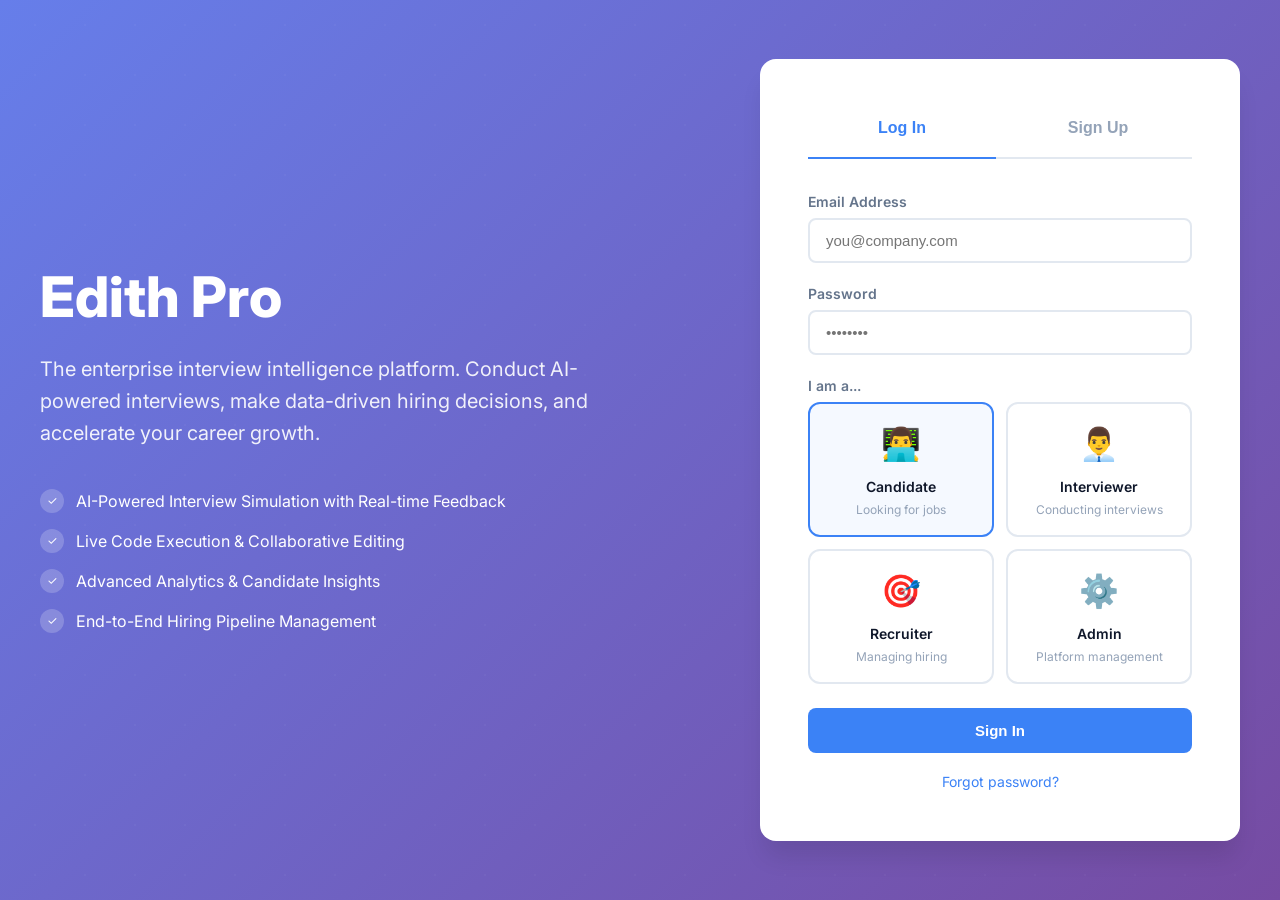
<file: index.html>
<!DOCTYPE html>
<html lang="en">
<head>
    <meta charset="UTF-8">
    <meta name="viewport" content="width=device-width, initial-scale=1.0">
    <title>Edith Pro - Enterprise Interview Intelligence Platform</title>
    <link rel="stylesheet" href="css/style.css">
</head>
<body>
    <div id="app"></div>
    <div id="toast-container"></div>
    <div id="modal-container"></div>

    <script src="js/app.js"></script>
</body>
</html>
</file>
<file: css/style.css>
@import url('https://fonts.googleapis.com/css2?family=Inter:wght@300;400;500;600;700;800;900&family=JetBrains+Mono:wght@400;500;600&display=swap');

:root {
    --bg-primary: #ffffff;
    --bg-secondary: #f8fafc;
    --bg-tertiary: #f1f5f9;
    --bg-elevated: #ffffff;
    
    --text-primary: #0f172a;
    --text-secondary: #64748b;
    --text-tertiary: #94a3b8;
    --text-inverse: #ffffff;
    
    --border-primary: #e2e8f0;
    --border-secondary: #cbd5e1;
    
    --accent-blue: #3b82f6;
    --accent-blue-dark: #2563eb;
    --accent-indigo: #6366f1;
    --accent-purple: #8b5cf6;
    --accent-green: #10b981;
    --accent-orange: #f59e0b;
    --accent-red: #ef4444;
    --accent-pink: #ec4899;
    
    --shadow-sm: 0 1px 2px 0 rgb(0 0 0 / 0.05);
    --shadow-md: 0 4px 6px -1px rgb(0 0 0 / 0.1);
    --shadow-lg: 0 10px 15px -3px rgb(0 0 0 / 0.1);
    --shadow-xl: 0 20px 25px -5px rgb(0 0 0 / 0.1);
    
    --radius-sm: 6px;
    --radius-md: 8px;
    --radius-lg: 12px;
    --radius-xl: 16px;
    --radius-full: 9999px;
    
    --font-sans: 'Inter', -apple-system, BlinkMacSystemFont, sans-serif;
    --font-mono: 'JetBrains Mono', Monaco, Consolas, monospace;
    
    --sidebar-width: 280px;
    --header-height: 64px;
}

[data-theme="dark"] {
    --bg-primary: #0f172a;
    --bg-secondary: #1e293b;
    --bg-tertiary: #334155;
    --bg-elevated: #1e293b;
    
    --text-primary: #f8fafc;
    --text-secondary: #cbd5e1;
    --text-tertiary: #64748b;
    --text-inverse: #0f172a;
    
    --border-primary: #334155;
    --border-secondary: #475569;
    
    --shadow-sm: 0 1px 2px 0 rgb(0 0 0 / 0.3);
    --shadow-md: 0 4px 6px -1px rgb(0 0 0 / 0.4);
    --shadow-lg: 0 10px 15px -3px rgb(0 0 0 / 0.4);
}

* { margin: 0; padding: 0; box-sizing: border-box; }

html { scroll-behavior: smooth; }

body {
    font-family: var(--font-sans);
    background: var(--bg-secondary);
    color: var(--text-primary);
    line-height: 1.5;
    -webkit-font-smoothing: antialiased;
    overflow-x: hidden;
}

.hidden { display: none !important; }
.flex { display: flex; }
.flex-col { flex-direction: column; }
.items-center { align-items: center; }
.justify-center { justify-content: center; }
.justify-between { justify-content: space-between; }
.gap-2 { gap: 8px; }
.gap-4 { gap: 16px; }
.gap-6 { gap: 24px; }
.w-full { width: 100%; }
.h-full { height: 100%; }
.text-center { text-align: center; }
.relative { position: relative; }
.absolute { position: absolute; }
.fixed { position: fixed; }

@keyframes fadeIn { from { opacity: 0; transform: translateY(10px); } to { opacity: 1; transform: translateY(0); } }
@keyframes slideInLeft { from { transform: translateX(-100%); } to { transform: translateX(0); } }
@keyframes slideInRight { from { transform: translateX(100%); opacity: 0; } to { transform: translateX(0); opacity: 1; } }
@keyframes pulse { 0%, 100% { opacity: 1; } 50% { opacity: 0.5; } }
@keyframes spin { from { transform: rotate(0deg); } to { transform: rotate(360deg); } }
@keyframes bounce { 0%, 100% { transform: translateY(0); } 50% { transform: translateY(-5px); } }
@keyframes shimmer { 0% { background-position: -1000px 0; } 100% { background-position: 1000px 0; } }
@keyframes typewriter { from { width: 0; } to { width: 100%; } }

.animate-fade-in { animation: fadeIn 0.3s ease-out; }
.animate-slide-in-left { animation: slideInLeft 0.3s ease-out; }
.animate-slide-in-right { animation: slideInRight 0.3s ease-out; }
.animate-pulse { animation: pulse 2s cubic-bezier(0.4, 0, 0.6, 1) infinite; }

.skeleton {
    background: linear-gradient(90deg, var(--bg-tertiary) 25%, var(--bg-secondary) 50%, var(--bg-tertiary) 75%);
    background-size: 1000px 100%;
    animation: shimmer 2s infinite;
    border-radius: var(--radius-md);
}

#toast-container {
    position: fixed;
    top: 20px;
    right: 20px;
    z-index: 9999;
    display: flex;
    flex-direction: column;
    gap: 12px;
    max-width: 400px;
}

.toast {
    background: var(--bg-elevated);
    color: var(--text-primary);
    padding: 16px 20px;
    border-radius: var(--radius-lg);
    box-shadow: var(--shadow-xl);
    border-left: 4px solid var(--accent-blue);
    display: flex;
    align-items: center;
    gap: 12px;
    animation: slideInRight 0.3s ease-out;
    cursor: pointer;
}
.toast.success { border-left-color: var(--accent-green); }
.toast.error { border-left-color: var(--accent-red); }
.toast.warning { border-left-color: var(--accent-orange); }

.auth-page {
    min-height: 100vh;
    display: flex;
    background: linear-gradient(135deg, #667eea 0%, #764ba2 100%);
    position: relative;
    overflow: hidden;
}

.auth-page::before {
    content: '';
    position: absolute;
    top: -50%;
    left: -50%;
    width: 200%;
    height: 200%;
    background: radial-gradient(circle, rgba(255,255,255,0.1) 1px, transparent 1px);
    background-size: 50px 50px;
    opacity: 0.3;
    animation: moveGrid 20s linear infinite;
}

@keyframes moveGrid {
    0% { transform: translate(0, 0); }
    100% { transform: translate(50px, 50px); }
}

.auth-container {
    width: 100%;
    max-width: 1400px;
    margin: auto;
    display: grid;
    grid-template-columns: 1fr 480px;
    gap: 60px;
    padding: 40px;
    position: relative;
    z-index: 1;
}

@media (max-width: 1024px) {
    .auth-container { grid-template-columns: 1fr; }
    .auth-branding { display: none; }
}

.auth-branding {
    color: white;
    display: flex;
    flex-direction: column;
    justify-content: center;
    padding-right: 60px;
}

.auth-branding h1 {
    font-size: 56px;
    font-weight: 800;
    margin-bottom: 24px;
    line-height: 1.1;
}

.auth-branding p {
    font-size: 20px;
    opacity: 0.9;
    margin-bottom: 40px;
    line-height: 1.6;
}

.feature-list {
    display: flex;
    flex-direction: column;
    gap: 16px;
}

.feature-item {
    display: flex;
    align-items: center;
    gap: 12px;
    font-size: 16px;
}

.feature-icon {
    width: 24px;
    height: 24px;
    background: rgba(255,255,255,0.2);
    border-radius: 50%;
    display: flex;
    align-items: center;
    justify-content: center;
    font-size: 12px;
}

.auth-card {
    background: var(--bg-primary);
    border-radius: var(--radius-xl);
    padding: 48px;
    box-shadow: var(--shadow-xl);
    height: fit-content;
}

.auth-tabs {
    display: flex;
    gap: 8px;
    margin-bottom: 32px;
    border-bottom: 2px solid var(--border-primary);
    padding-bottom: 8px;
}

.auth-tab {
    flex: 1;
    padding: 12px;
    background: none;
    border: none;
    font-size: 16px;
    font-weight: 600;
    color: var(--text-tertiary);
    cursor: pointer;
    position: relative;
    transition: all 0.2s;
}

.auth-tab.active { color: var(--accent-blue); }

.auth-tab.active::after {
    content: '';
    position: absolute;
    bottom: -10px;
    left: 0;
    right: 0;
    height: 2px;
    background: var(--accent-blue);
}

.form-group { margin-bottom: 20px; }

.form-label {
    display: block;
    font-size: 14px;
    font-weight: 600;
    color: var(--text-secondary);
    margin-bottom: 6px;
}

.form-input {
    width: 100%;
    padding: 12px 16px;
    border: 2px solid var(--border-primary);
    border-radius: var(--radius-md);
    font-size: 15px;
    transition: all 0.2s;
    background: var(--bg-primary);
    color: var(--text-primary);
}

.form-input:focus {
    outline: none;
    border-color: var(--accent-blue);
    box-shadow: 0 0 0 4px rgba(59, 130, 246, 0.1);
}

.form-input.error { border-color: var(--accent-red); }

.btn {
    display: inline-flex;
    align-items: center;
    justify-content: center;
    gap: 8px;
    padding: 12px 24px;
    border-radius: var(--radius-md);
    font-weight: 600;
    font-size: 15px;
    cursor: pointer;
    transition: all 0.2s;
    border: none;
    text-decoration: none;
}

.btn-primary {
    background: var(--accent-blue);
    color: white;
    width: 100%;
    padding: 14px;
}

.btn-primary:hover:not(:disabled) {
    background: var(--accent-blue-dark);
    transform: translateY(-1px);
    box-shadow: var(--shadow-md);
}

.btn-primary:disabled {
    opacity: 0.6;
    cursor: not-allowed;
}

.btn-secondary {
    background: var(--bg-tertiary);
    color: var(--text-primary);
}

.btn-secondary:hover { background: var(--border-primary); }

.btn-ghost {
    background: transparent;
    color: var(--text-secondary);
}

.btn-ghost:hover {
    background: var(--bg-secondary);
    color: var(--text-primary);
}

.btn-danger {
    background: var(--accent-red);
    color: white;
}

.btn-danger:hover { background: #dc2626; }

.role-selector {
    display: grid;
    grid-template-columns: 1fr 1fr;
    gap: 12px;
    margin-bottom: 24px;
}

.role-option {
    padding: 16px;
    border: 2px solid var(--border-primary);
    border-radius: var(--radius-lg);
    cursor: pointer;
    text-align: center;
    transition: all 0.2s;
}

.role-option:hover { border-color: var(--accent-blue); background: rgba(59, 130, 246, 0.02); }
.role-option.selected {
    border-color: var(--accent-blue);
    background: rgba(59, 130, 246, 0.05);
}

.role-option .icon { font-size: 32px; margin-bottom: 8px; }
.role-option .label { font-weight: 600; font-size: 14px; }
.role-option .desc { font-size: 12px; color: var(--text-tertiary); margin-top: 4px; }

.app-shell {
    display: flex;
    height: 100vh;
    overflow: hidden;
}

.sidebar {
    width: var(--sidebar-width);
    background: var(--bg-primary);
    border-right: 1px solid var(--border-primary);
    display: flex;
    flex-direction: column;
    flex-shrink: 0;
    transition: transform 0.3s ease;
    z-index: 50;
}

.sidebar-header {
    padding: 20px 24px;
    border-bottom: 1px solid var(--border-primary);
    display: flex;
    align-items: center;
    gap: 12px;
}

.logo {
    font-size: 24px;
    font-weight: 800;
    background: linear-gradient(135deg, var(--accent-blue), var(--accent-purple));
    -webkit-background-clip: text;
    -webkit-text-fill-color: transparent;
    display: flex;
    align-items: center;
    gap: 8px;
}

.sidebar-nav {
    flex: 1;
    overflow-y: auto;
    padding: 16px 12px;
}

.nav-section { margin-bottom: 24px; }

.nav-section-title {
    font-size: 11px;
    font-weight: 700;
    text-transform: uppercase;
    letter-spacing: 0.5px;
    color: var(--text-tertiary);
    padding: 0 12px;
    margin-bottom: 8px;
}

.nav-item {
    display: flex;
    align-items: center;
    gap: 12px;
    padding: 10px 12px;
    border-radius: var(--radius-md);
    color: var(--text-secondary);
    text-decoration: none;
    font-size: 14px;
    font-weight: 500;
    margin-bottom: 4px;
    cursor: pointer;
    transition: all 0.15s;
    border: none;
    background: none;
    width: 100%;
    text-align: left;
}

.nav-item:hover {
    background: var(--bg-secondary);
    color: var(--text-primary);
}

.nav-item.active {
    background: rgba(59, 130, 246, 0.1);
    color: var(--accent-blue);
}

.nav-item .badge {
    margin-left: auto;
    background: var(--accent-red);
    color: white;
    font-size: 11px;
    padding: 2px 6px;
    border-radius: var(--radius-full);
    font-weight: 700;
}

.sidebar-footer {
    padding: 16px;
    border-top: 1px solid var(--border-primary);
}

.user-menu {
    display: flex;
    align-items: center;
    gap: 12px;
    padding: 8px;
    border-radius: var(--radius-md);
    cursor: pointer;
    transition: all 0.2s;
    position: relative;
}

.user-menu:hover { background: var(--bg-secondary); }

.user-avatar {
    width: 36px;
    height: 36px;
    border-radius: 50%;
    background: linear-gradient(135deg, var(--accent-indigo), var(--accent-purple));
    display: flex;
    align-items: center;
    justify-content: center;
    color: white;
    font-weight: 600;
    font-size: 14px;
    flex-shrink: 0;
}

.user-info { flex: 1; min-width: 0; }

.user-name {
    font-weight: 600;
    font-size: 14px;
    color: var(--text-primary);
    white-space: nowrap;
    overflow: hidden;
    text-overflow: ellipsis;
}

.user-role { font-size: 12px; color: var(--text-tertiary); }

.user-dropdown {
    position: absolute;
    bottom: 100%;
    left: 0;
    right: 0;
    background: var(--bg-primary);
    border: 1px solid var(--border-primary);
    border-radius: var(--radius-lg);
    box-shadow: var(--shadow-xl);
    margin-bottom: 8px;
    display: none;
    overflow: hidden;
}

.user-dropdown.active { display: block; animation: fadeIn 0.2s ease-out; }

.dropdown-item {
    padding: 12px 16px;
    cursor: pointer;
    display: flex;
    align-items: center;
    gap: 8px;
    font-size: 14px;
    transition: all 0.2s;
}

.dropdown-item:hover { background: var(--bg-secondary); }
.dropdown-item.danger { color: var(--accent-red); }

.main-content {
    flex: 1;
    display: flex;
    flex-direction: column;
    overflow: hidden;
}

.top-header {
    height: var(--header-height);
    background: var(--bg-primary);
    border-bottom: 1px solid var(--border-primary);
    display: flex;
    align-items: center;
    justify-content: space-between;
    padding: 0 32px;
    flex-shrink: 0;
}

.header-left { display: flex; align-items: center; gap: 16px; }

.menu-toggle {
    display: none;
    background: none;
    border: none;
    font-size: 24px;
    cursor: pointer;
    color: var(--text-secondary);
}

.search-bar { width: 400px; position: relative; }

.search-input {
    width: 100%;
    padding: 10px 16px 10px 40px;
    border: 1px solid var(--border-primary);
    border-radius: var(--radius-full);
    background: var(--bg-secondary);
    font-size: 14px;
    transition: all 0.2s;
}

.search-input:focus {
    outline: none;
    border-color: var(--accent-blue);
    background: var(--bg-primary);
    box-shadow: 0 0 0 4px rgba(59, 130, 246, 0.1);
}

.search-icon {
    position: absolute;
    left: 14px;
    top: 50%;
    transform: translateY(-50%);
    color: var(--text-tertiary);
}

.search-results {
    position: absolute;
    top: 100%;
    left: 0;
    right: 0;
    background: var(--bg-primary);
    border: 1px solid var(--border-primary);
    border-radius: var(--radius-lg);
    box-shadow: var(--shadow-xl);
    margin-top: 8px;
    max-height: 400px;
    overflow-y: auto;
    display: none;
    z-index: 100;
}

.search-results.active { display: block; animation: fadeIn 0.2s ease-out; }

.search-result-item {
    padding: 12px 16px;
    cursor: pointer;
    border-bottom: 1px solid var(--border-primary);
    display: flex;
    align-items: center;
    gap: 12px;
}

.search-result-item:hover { background: var(--bg-secondary); }
.search-result-item:last-child { border-bottom: none; }

.header-actions { display: flex; align-items: center; gap: 16px; }

.icon-btn {
    width: 40px;
    height: 40px;
    border-radius: 50%;
    border: none;
    background: var(--bg-secondary);
    color: var(--text-secondary);
    cursor: pointer;
    display: flex;
    align-items: center;
    justify-content: center;
    position: relative;
    transition: all 0.2s;
}

.icon-btn:hover {
    background: var(--border-primary);
    color: var(--text-primary);
}

.notification-dot {
    position: absolute;
    top: 8px;
    right: 8px;
    width: 8px;
    height: 8px;
    background: var(--accent-red);
    border-radius: 50%;
    border: 2px solid var(--bg-secondary);
}

.notification-panel {
    position: absolute;
    top: 100%;
    right: 0;
    width: 360px;
    background: var(--bg-primary);
    border: 1px solid var(--border-primary);
    border-radius: var(--radius-lg);
    box-shadow: var(--shadow-xl);
    margin-top: 8px;
    display: none;
    z-index: 100;
}

.notification-panel.active { display: block; animation: fadeIn 0.2s ease-out; }

.notification-header {
    padding: 16px;
    border-bottom: 1px solid var(--border-primary);
    display: flex;
    justify-content: space-between;
    align-items: center;
}

.notification-list {
    max-height: 400px;
    overflow-y: auto;
}

.notification-item {
    padding: 12px 16px;
    border-bottom: 1px solid var(--border-primary);
    cursor: pointer;
    transition: all 0.2s;
}

.notification-item:hover { background: var(--bg-secondary); }
.notification-item.unread { border-left: 3px solid var(--accent-blue); }

.notification-title { font-weight: 600; font-size: 14px; margin-bottom: 4px; }
.notification-meta { font-size: 12px; color: var(--text-tertiary); }

.notification-footer {
    padding: 12px;
    text-align: center;
    border-top: 1px solid var(--border-primary);
}

.content-area {
    flex: 1;
    overflow-y: auto;
    padding: 32px;
    background: var(--bg-secondary);
}

.page-header { margin-bottom: 32px; }

.page-title { font-size: 32px; font-weight: 800; margin-bottom: 8px; }
.page-subtitle { color: var(--text-secondary); font-size: 16px; }

.dashboard-grid { display: grid; grid-template-columns: repeat(12, 1fr); gap: 24px; }

.card {
    background: var(--bg-primary);
    border-radius: var(--radius-xl);
    border: 1px solid var(--border-primary);
    overflow: hidden;
}

.card-header {
    padding: 24px 24px 0;
    display: flex;
    justify-content: space-between;
    align-items: center;
    margin-bottom: 16px;
}

.card-title { font-size: 18px; font-weight: 700; flex: 1; }
.card-body { padding: 0 24px 24px; }

.stat-card { padding: 24px; display: flex; flex-direction: column; gap: 12px; }

.stat-label { font-size: 14px; color: var(--text-secondary); font-weight: 500; }
.stat-value { font-size: 36px; font-weight: 800; color: var(--text-primary); }

.stat-change {
    font-size: 13px;
    font-weight: 600;
    display: flex;
    align-items: center;
    gap: 4px;
}

.stat-change.positive { color: var(--accent-green); }
.stat-change.negative { color: var(--accent-red); }

.col-span-3 { grid-column: span 3; }
.col-span-4 { grid-column: span 4; }
.col-span-6 { grid-column: span 6; }
.col-span-8 { grid-column: span 8; }
.col-span-12 { grid-column: span 12; }

.interview-container {
    display: grid;
    grid-template-columns: 1fr 360px;
    gap: 24px;
    height: calc(100vh - var(--header-height) - 64px);
}

.video-grid {
    display: grid;
    grid-template-columns: 1fr;
    gap: 16px;
    height: 100%;
}

.video-grid.two-cameras { grid-template-columns: 1fr 1fr; }

.video-tile {
    background: #1e293b;
    border-radius: var(--radius-xl);
    position: relative;
    overflow: hidden;
    display: flex;
    align-items: center;
    justify-content: center;
}

.video-placeholder { color: white; font-size: 64px; }

.video-badge {
    position: absolute;
    bottom: 16px;
    left: 16px;
    background: rgba(0,0,0,0.6);
    color: white;
    padding: 6px 12px;
    border-radius: var(--radius-md);
    font-size: 13px;
    font-weight: 600;
}

.interview-sidebar { display: flex; flex-direction: column; gap: 16px; }

.timer-card {
    background: var(--bg-primary);
    border: 1px solid var(--border-primary);
    border-radius: var(--radius-xl);
    padding: 20px;
    text-align: center;
}

.timer-display {
    font-family: var(--font-mono);
    font-size: 48px;
    font-weight: 700;
    color: var(--accent-blue);
    margin: 16px 0;
}

.timer-display.warning { color: var(--accent-orange); }
.timer-display.danger { color: var(--accent-red); animation: pulse 1s infinite; }

.code-editor-pro {
    width: 100%;
    height: 100%;
    background: #1e1e1e;
    color: #d4d4d4;
    font-family: var(--font-mono);
    font-size: 14px;
    line-height: 1.6;
    padding: 20px;
    border: none;
    resize: none;
    outline: none;
}

.toolbar {
    display: flex;
    gap: 8px;
    padding: 12px;
    background: var(--bg-primary);
    border-bottom: 1px solid var(--border-primary);
}

.calendar-grid { display: grid; grid-template-columns: repeat(7, 1fr); gap: 8px; }

.calendar-header {
    display: grid;
    grid-template-columns: repeat(7, 1fr);
    gap: 8px;
    margin-bottom: 8px;
    text-align: center;
    font-weight: 600;
    color: var(--text-secondary);
    font-size: 14px;
}

.calendar-day {
    aspect-ratio: 1;
    border: 1px solid var(--border-primary);
    border-radius: var(--radius-md);
    padding: 8px;
    cursor: pointer;
    transition: all 0.2s;
    position: relative;
}

.calendar-day:hover:not(.empty) {
    border-color: var(--accent-blue);
    background: rgba(59, 130, 246, 0.05);
}

.calendar-day.selected {
    background: var(--accent-blue);
    color: white;
    border-color: var(--accent-blue);
}

.calendar-day.today { border: 2px solid var(--accent-blue); }

.calendar-day.has-event::after {
    content: '';
    position: absolute;
    bottom: 6px;
    left: 50%;
    transform: translateX(-50%);
    width: 4px;
    height: 4px;
    background: var(--accent-blue);
    border-radius: 50%;
}

.calendar-day.selected.has-event::after { background: white; }

.calendar-day-number { font-weight: 600; font-size: 14px; }

.modal-overlay {
    position: fixed;
    top: 0; left: 0; right: 0; bottom: 0;
    background: rgba(0,0,0,0.5);
    backdrop-filter: blur(4px);
    z-index: 1000;
    display: none;
    align-items: center;
    justify-content: center;
    padding: 20px;
}

.modal-overlay.active { display: flex; }

.modal {
    background: var(--bg-primary);
    border-radius: var(--radius-xl);
    width: 100%;
    max-width: 600px;
    max-height: 90vh;
    overflow: hidden;
    box-shadow: var(--shadow-xl);
    animation: fadeIn 0.2s ease-out;
}

.modal.large { max-width: 900px; }

.modal-header {
    padding: 24px 24px 0;
    display: flex;
    justify-content: space-between;
    align-items: center;
}

.modal-title { font-size: 20px; font-weight: 700; }

.modal-close {
    background: none;
    border: none;
    font-size: 24px;
    cursor: pointer;
    color: var(--text-tertiary);
    width: 36px;
    height: 36px;
    border-radius: 50%;
    display: flex;
    align-items: center;
    justify-content: center;
    transition: all 0.2s;
}

.modal-close:hover { background: var(--bg-secondary); color: var(--text-primary); }

.modal-body { padding: 24px; overflow-y: auto; max-height: 60vh; }
.modal-footer {
    padding: 16px 24px 24px;
    display: flex;
    justify-content: flex-end;
    gap: 12px;
    border-top: 1px solid var(--border-primary);
}

.data-table { width: 100%; border-collapse: collapse; }

.data-table th {
    text-align: left;
    padding: 12px 16px;
    font-size: 12px;
    font-weight: 600;
    text-transform: uppercase;
    letter-spacing: 0.5px;
    color: var(--text-secondary);
    border-bottom: 1px solid var(--border-primary);
}

.data-table td {
    padding: 16px;
    border-bottom: 1px solid var(--border-primary);
    font-size: 14px;
}

.data-table tr:hover td { background: var(--bg-secondary); }

.candidate-cell { display: flex; align-items: center; gap: 12px; }

.status-badge {
    display: inline-flex;
    align-items: center;
    gap: 6px;
    padding: 4px 10px;
    border-radius: var(--radius-full);
    font-size: 12px;
    font-weight: 600;
}

.status-scheduled { background: rgba(59, 130, 246, 0.1); color: var(--accent-blue); }
.status-completed { background: rgba(16, 185, 129, 0.1); color: var(--accent-green); }
.status-cancelled { background: rgba(239, 68, 68, 0.1); color: var(--accent-red); }
.status-pending { background: rgba(245, 159, 11, 0.1); color: var(--accent-orange); }

@media (max-width: 1024px) {
    .sidebar {
        position: fixed;
        left: 0;
        top: 0;
        bottom: 0;
        transform: translateX(-100%);
    }
    .sidebar.open { transform: translateX(0); }
    .menu-toggle { display: flex; }
    .search-bar { width: 200px; }
    .interview-container { grid-template-columns: 1fr; }
    .interview-sidebar { display: none; }
    .col-span-3, .col-span-4, .col-span-6, .col-span-8 { grid-column: span 12; }
}

.truncate {
    white-space: nowrap;
    overflow: hidden;
    text-overflow: ellipsis;
}

.tag {
    display: inline-flex;
    align-items: center;
    padding: 4px 10px;
    border-radius: var(--radius-full);
    font-size: 12px;
    font-weight: 600;
    background: var(--bg-tertiary);
    color: var(--text-secondary);
}

.tag-blue { background: rgba(59, 130, 246, 0.1); color: var(--accent-blue); }
.tag-green { background: rgba(16, 185, 129, 0.1); color: var(--accent-green); }
.tag-purple { background: rgba(139, 92, 246, 0.1); color: var(--accent-purple); }
.tag-orange { background: rgba(245, 159, 11, 0.1); color: var(--accent-orange); }
.tag-red { background: rgba(239, 68, 68, 0.1); color: var(--accent-red); }

.empty-state { text-align: center; padding: 64px 20px; }

.empty-icon {
    width: 64px;
    height: 64px;
    background: var(--bg-tertiary);
    border-radius: 50%;
    display: flex;
    align-items: center;
    justify-content: center;
    font-size: 24px;
    margin: 0 auto 16px;
}

.empty-title { font-size: 18px; font-weight: 600; margin-bottom: 8px; }
.empty-desc { color: var(--text-secondary); max-width: 400px; margin: 0 auto 24px; }

.tabs {
    display: flex;
    gap: 4px;
    border-bottom: 1px solid var(--border-primary);
    margin-bottom: 24px;
}

.tab {
    padding: 12px 20px;
    border-bottom: 2px solid transparent;
    margin-bottom: -1px;
    cursor: pointer;
    font-weight: 600;
    color: var(--text-secondary);
    transition: all 0.2s;
}

.tab:hover { color: var(--text-primary); }
.tab.active {
    color: var(--accent-blue);
    border-bottom-color: var(--accent-blue);
}

.skills-container { display: flex; flex-direction: column; gap: 16px; }

.skill-bar { display: flex; flex-direction: column; gap: 8px; }

.skill-header { display: flex; justify-content: space-between; font-size: 14px; }

.skill-track {
    height: 8px;
    background: var(--bg-tertiary);
    border-radius: var(--radius-full);
    overflow: hidden;
}

.skill-fill {
    height: 100%;
    background: linear-gradient(90deg, var(--accent-blue), var(--accent-indigo));
    border-radius: var(--radius-full);
    transition: width 1s ease-out;
}

.chat-container {
    display: flex;
    flex-direction: column;
    height: 100%;
    background: var(--bg-primary);
    border-radius: var(--radius-xl);
    border: 1px solid var(--border-primary);
}

.chat-messages {
    flex: 1;
    overflow-y: auto;
    padding: 20px;
}

.chat-message {
    display: flex;
    gap: 12px;
    margin-bottom: 16px;
    animation: fadeIn 0.3s ease-out;
}

.chat-message.sent { flex-direction: row-reverse; }

.chat-bubble {
    max-width: 70%;
    padding: 12px 16px;
    border-radius: var(--radius-lg);
    font-size: 14px;
    line-height: 1.5;
}

.chat-message.received .chat-bubble {
    background: var(--bg-secondary);
    color: var(--text-primary);
    border-bottom-left-radius: 4px;
}

.chat-message.sent .chat-bubble {
    background: var(--accent-blue);
    color: white;
    border-bottom-right-radius: 4px;
}

.chat-message.typing .chat-bubble {
    background: var(--bg-secondary);
    border-bottom-left-radius: 4px;
    display: flex;
    align-items: center;
    gap: 4px;
}

.typing-dot {
    width: 8px;
    height: 8px;
    background: var(--text-tertiary);
    border-radius: 50%;
    animation: bounce 1.4s infinite ease-in-out both;
}

.typing-dot:nth-child(1) { animation-delay: -0.32s; }
.typing-dot:nth-child(2) { animation-delay: -0.16s; }

.chat-input-container {
    padding: 16px;
    border-top: 1px solid var(--border-primary);
    display: flex;
    gap: 12px;
}

.chat-input {
    flex: 1;
    padding: 10px 16px;
    border: 1px solid var(--border-primary);
    border-radius: var(--radius-full);
    outline: none;
    font-size: 14px;
}

.chat-input:focus { border-color: var(--accent-blue); }

.plan-card {
    border: 2px solid var(--border-primary);
    border-radius: var(--radius-xl);
    padding: 32px;
    text-align: center;
    transition: all 0.2s;
}

.plan-card:hover {
    border-color: var(--accent-blue);
    transform: translateY(-2px);
    box-shadow: var(--shadow-lg);
}

.plan-card.featured {
    border-color: var(--accent-blue);
    background: rgba(59, 130, 246, 0.02);
    position: relative;
}

.plan-badge {
    position: absolute;
    top: -12px;
    left: 50%;
    transform: translateX(-50%);
    background: var(--accent-blue);
    color: white;
    padding: 4px 16px;
    border-radius: var(--radius-full);
    font-size: 12px;
    font-weight: 700;
}

.plan-price { font-size: 48px; font-weight: 800; margin: 16px 0; }
.plan-price span { font-size: 16px; font-weight: 500; color: var(--text-secondary); }

.feature-list-pro { text-align: left; margin: 24px 0; }
.feature-list-pro li {
    padding: 8px 0;
    display: flex;
    align-items: center;
    gap: 8px;
}
.feature-check { color: var(--accent-green); font-weight: 700; }

.analysis-section {
    background: linear-gradient(135deg, rgba(59, 130, 246, 0.05), rgba(139, 92, 246, 0.05));
    border: 1px solid rgba(59, 130, 246, 0.2);
    border-radius: var(--radius-lg);
    padding: 20px;
    margin-bottom: 16px;
}

.sentiment-positive { color: var(--accent-green); }
.sentiment-negative { color: var(--accent-red); }
.sentiment-neutral { color: var(--text-secondary); }

.progress-bar {
    width: 100%;
    height: 8px;
    background: var(--bg-tertiary);
    border-radius: var(--radius-full);
    overflow: hidden;
    margin-top: 8px;
}

.progress-fill {
    height: 100%;
    background: var(--accent-blue);
    transition: width 0.3s ease;
}

.checkbox-group {
    display: flex;
    align-items: center;
    gap: 8px;
    margin-bottom: 12px;
}

.checkbox-group input[type="checkbox"] {
    width: 18px;
    height: 18px;
    cursor: pointer;
}

.file-upload {
    border: 2px dashed var(--border-primary);
    border-radius: var(--radius-lg);
    padding: 32px;
    text-align: center;
    cursor: pointer;
    transition: all 0.2s;
}

.file-upload:hover {
    border-color: var(--accent-blue);
    background: rgba(59, 130, 246, 0.02);
}

.selectable-list {
    display: flex;
    flex-direction: column;
    gap: 8px;
}

.selectable-item {
    padding: 12px;
    border: 2px solid var(--border-primary);
    border-radius: var(--radius-md);
    cursor: pointer;
    transition: all 0.2s;
    display: flex;
    align-items: center;
    gap: 12px;
}

.selectable-item:hover { border-color: var(--accent-blue); }
.selectable-item.selected {
    border-color: var(--accent-blue);
    background: rgba(59, 130, 246, 0.05);
}

.difficulty-easy { color: var(--accent-green); }
.difficulty-medium { color: var(--accent-orange); }
.difficulty-hard { color: var(--accent-red); }

.execution-result {
    background: #1e1e1e;
    color: #d4d4d4;
    padding: 16px;
    border-radius: var(--radius-md);
    font-family: var(--font-mono);
    font-size: 13px;
    margin-top: 12px;
    white-space: pre-wrap;
    max-height: 200px;
    overflow-y: auto;
}

.execution-result.success { border-left: 4px solid var(--accent-green); }
.execution-result.error { border-left: 4px solid var(--accent-red); }

.timer-controls {
    display: flex;
    gap: 8px;
    justify-content: center;
    margin-top: 12px;
}

.tab-content { display: none; }
.tab-content.active { display: block; }

.interview-prep-card {
    padding: 20px;
    border: 1px solid var(--border-primary);
    border-radius: var(--radius-lg);
    margin-bottom: 12px;
    cursor: pointer;
    transition: all 0.2s;
}

.interview-prep-card:hover {
    border-color: var(--accent-blue);
    box-shadow: var(--shadow-md);
}

.interview-prep-card h4 { margin-bottom: 8px; }
.interview-prep-card p { font-size: 14px; color: var(--text-secondary); margin-bottom: 12px; }

.loading-spinner {
    width: 20px;
    height: 20px;
    border: 2px solid rgba(255,255,255,0.3);
    border-top-color: white;
    border-radius: 50%;
    animation: spin 1s linear infinite;
}

.filter-bar {
    display: flex;
    gap: 12px;
    margin-bottom: 24px;
    flex-wrap: wrap;
}

.filter-btn {
    padding: 8px 16px;
    border: 1px solid var(--border-primary);
    border-radius: var(--radius-full);
    background: var(--bg-primary);
    cursor: pointer;
    font-size: 14px;
    transition: all 0.2s;
}

.filter-btn:hover, .filter-btn.active {
    background: var(--accent-blue);
    color: white;
    border-color: var(--accent-blue);
}

.job-card {
    padding: 20px;
    border: 1px solid var(--border-primary);
    border-radius: var(--radius-lg);
    margin-bottom: 16px;
    transition: all 0.2s;
}

.job-card:hover {
    border-color: var(--accent-blue);
    box-shadow: var(--shadow-md);
}

.job-header {
    display: flex;
    justify-content: space-between;
    align-items: start;
    margin-bottom: 12px;
}

.company-logo {
    width: 48px;
    height: 48px;
    border-radius: var(--radius-md);
    background: var(--bg-secondary);
    display: flex;
    align-items: center;
    justify-content: center;
    font-size: 20px;
    font-weight: 700;
}

.match-score {
    background: var(--accent-green);
    color: white;
    padding: 4px 12px;
    border-radius: var(--radius-full);
    font-size: 13px;
    font-weight: 700;
}

.pipeline-stage {
    display: flex;
    align-items: center;
    gap: 8px;
    margin-bottom: 24px;
}

.stage-dot {
    width: 12px;
    height: 12px;
    border-radius: 50%;
    background: var(--bg-tertiary);
    border: 2px solid var(--border-primary);
}

.stage-dot.active {
    background: var(--accent-blue);
    border-color: var(--accent-blue);
}

.stage-dot.completed {
    background: var(--accent-green);
    border-color: var(--accent-green);
}

.stage-line {
    flex: 1;
    height: 2px;
    background: var(--border-primary);
}

.stage-line.completed { background: var(--accent-green); }

.settings-section {
    margin-bottom: 32px;
}

.settings-section h3 {
    font-size: 18px;
    margin-bottom: 16px;
    padding-bottom: 8px;
    border-bottom: 1px solid var(--border-primary);
}

.settings-row {
    display: flex;
    justify-content: space-between;
    align-items: center;
    padding: 16px 0;
    border-bottom: 1px solid var(--border-primary);
}

.toggle {
    width: 48px;
    height: 24px;
    background: var(--bg-tertiary);
    border-radius: var(--radius-full);
    position: relative;
    cursor: pointer;
    transition: all 0.2s;
}

.toggle.active { background: var(--accent-blue); }

.toggle::after {
    content: '';
    position: absolute;
    width: 20px;
    height: 20px;
    background: white;
    border-radius: 50%;
    top: 2px;
    left: 2px;
    transition: all 0.2s;
}

.toggle.active::after { left: 26px; }

.billing-table {
    width: 100%;
    border-collapse: collapse;
    margin-top: 16px;
}

.billing-table th, .billing-table td {
    text-align: left;
    padding: 12px;
    border-bottom: 1px solid var(--border-primary);
}

.billing-table th {
    font-size: 12px;
    text-transform: uppercase;
    color: var(--text-secondary);
    font-weight: 600;
}
</file>
